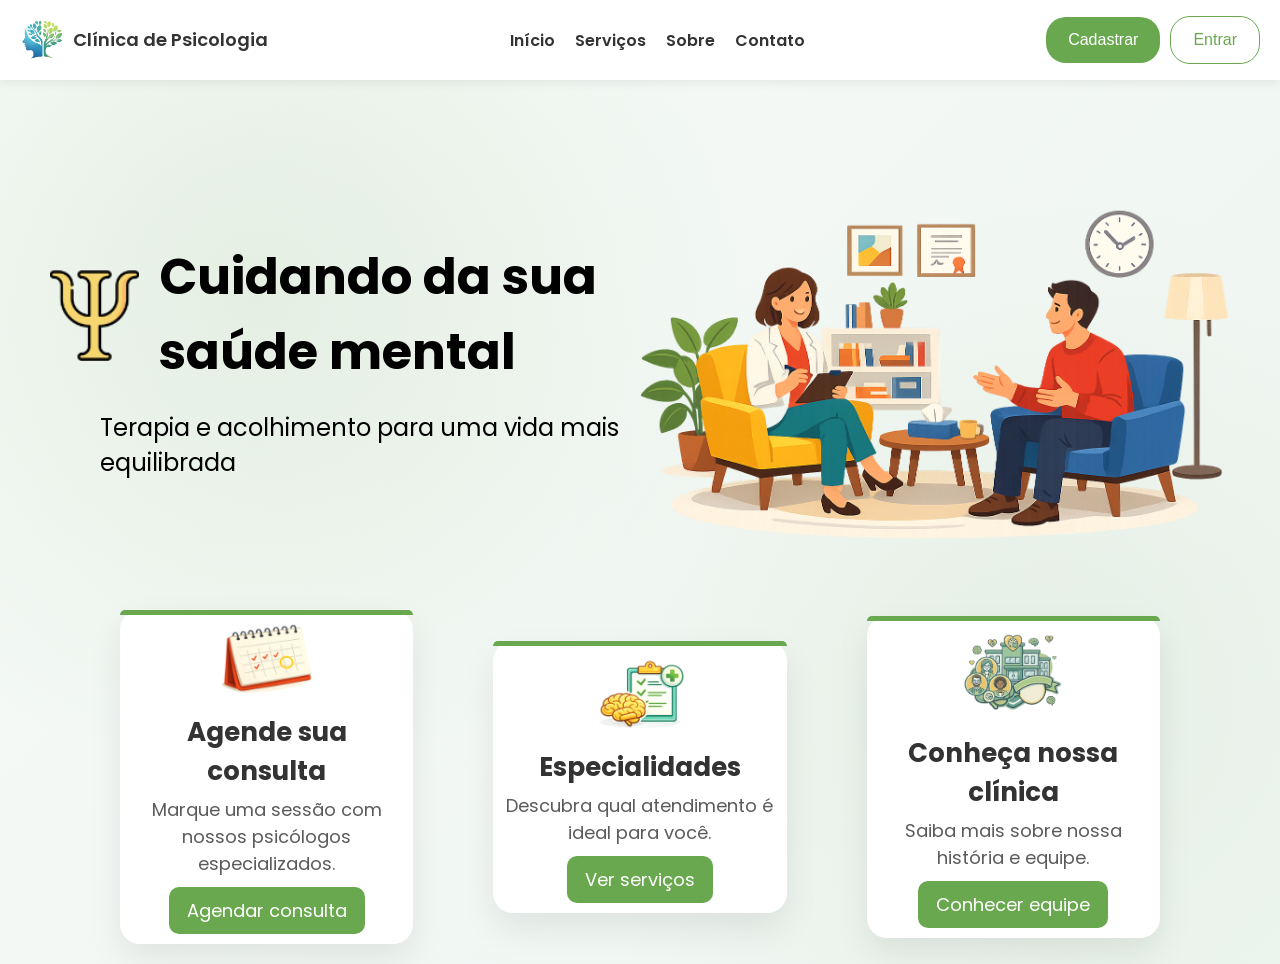
<file: index.html>
<!DOCTYPE html>
<html lang="en">
<head>
    <meta charset="UTF-8">
    <meta name="viewport" content="width=device-width, initial-scale=1.0">
    <title>Início</title>

<head>

    <meta charset="UTF-8" />

    <meta
        name="viewport"
        content="width=device-width, initial-scale=1.0"
    />

    <title>Inicio</title>

    <link
        rel="stylesheet"
        href="assets/css/inicio.css"
    />

    <!-- GOOGLE FONTS -->
    <link
        href="https://fonts.googleapis.com/css2?family=Poppins:wght@300;400;500;600&display=swap"
        rel="stylesheet"
    />

    <!-- ÍCONE -->
    <link
        rel="icon"
        type="image/x-icon"
        href="assets/images/logo_psicologia.png"
    />

</head>

<body>

    <!-- HEADER -->
    <header>

        <nav class="navbar">

            <!-- LOGO -->
            <div class="logo">

                <img
                    src="assets/images/logo_psicologia.png"
                    alt="Logo da empresa"
                />

                <span>
                    Clínica de Psicologia
                </span>

            </div>

            <!-- LINKS -->
            <ul class="nav-links">

                <li>
                    <a href="index.html">
                        Início
                    </a>
                </li>

                <li id="agendamentoLink" style="display:none;">

                <a href="agendamento.html">
                        Agendamento
                    </a>
                </li>

                <li>
                    <a href="servicos.html">
                        Serviços
                    </a>
                </li>

                <li>
                    <a href="sobre.html">
                        Sobre
                    </a>
                </li>

                <li>
                    <a href="contato.html">
                        Contato
                    </a>
                </li>

            </ul>

            <!-- BOTÕES -->
            <div class="btn">

                <!-- VISITANTE -->
                <div id="guestButtons">

                    <!-- CADASTRO -->
                    <a href="cadastro.html">

                        <button class="cadastro-btn">
                            Cadastrar
                        </button>

                    </a>

                    <!-- LOGIN -->
                    <div class="login-area">

                        <button
                            class="entrar-btn"
                            onclick="toggleMenu()"
                        >
                            Entrar
                        </button>

                        <!-- DROPDOWN LOGIN -->
                        <div
                            id="menuLogin"
                            class="dropdown"
                        >

                            <button
                                onclick="irParaLogin('paciente')"
                            >
                                Paciente
                            </button>

                            <button
                                onclick="irParaLogin('colaborador')"
                            >
                                Colaborador
                            </button>

                        </div>

                    </div>

                </div>

                <!-- PERFIL -->
                <div
                    class="profile-menu"
                    id="profileMenu"
                >

                    <!-- BOTÃO PERFIL -->
                    <button
                        class="profile-btn"
                        id="profileBtn"

                    >

                        <img
                            src="assets/images/user.png"
                            alt="Perfil"
                        />

                    </button>

                    <!-- DROPDOWN PERFIL -->
                    <div
                        class="profile-dropdown"
                        id="profileDropdown"
                    >

                        <!-- NOME -->
                        <p id="userName">
                            Usuário
                        </p>

                        <!-- LINKS -->
                        <a href="perfil.html">
                            Meu Perfil
                        </a>

                        <a href="#">
                            Configurações
                        </a>

                        <!-- TEMA -->
                        <button
                            id="themeToggleDropdown"
                        >
                            🌙 Tema escuro
                        </button>

                        <!-- SAIR -->
                        <button id="logoutBtn">
                            Sair
                        </button>

                    </div>

                </div>

            </div>

        </nav>

    </header>

    <!-- HERO -->
    <section class="hero">

        <div class="hero-container">

            <!-- ESQUERDA -->
            <div class="hero-left">

                <div class="hero-title">

                    <img
                        src="assets/images/psicologia.png"
                        class="hero-logo"
                    />

                    <h1>
                        Cuidando da sua saúde mental
                    </h1>

                </div>

                <p>
                    Terapia e acolhimento para uma vida
                    mais equilibrada
                </p>

            </div>

            <!-- DIREITA -->
            <div class="hero-right">

                <img
                    src="assets/images/Sessão de terapia no consultório.png"
                    alt="Sessão de terapia"
                />

            </div>

        </div>

    </section>

    <!-- CARDS -->
    <div class="cards">

        <!-- CARD 1 -->
        <div class="card">

            <img
                src="assets/images/Calendário.png"
                alt="Agendar"
            />

            <h3>
                Agende sua consulta
            </h3>

            <p>
                Marque uma sessão com nossos
                psicólogos especializados.
            </p>

            <a  href="#" onclick="irParaAgendamento(event)">
                Agendar consulta
            </a>
        </div>

        <!-- CARD 2 -->
        <div class="card especialidades">

            <img
                src="assets/images/especialidade.png"
                alt="Especialidades"
            />

            <h3>
                Especialidades
            </h3>

            <p>
                Descubra qual atendimento
                é ideal para você.
            </p>

            <a href="servicos.html">
                Ver serviços
            </a>

        </div>

        <!-- CARD 3 -->
        <div class="card sobre">

            <img
                src="assets/images/sobre-icone.png"
                alt="Sobre"
            />

            <h3>
                Conheça nossa clínica
            </h3>

            <p>
                Saiba mais sobre nossa
                história e equipe.
            </p>

            <a href="sobre.html">
                Conhecer equipe
            </a>

        </div>

    </div>

    <!-- SCRIPT -->
    <script src="assets/js/script.js"></script>

</body>

</html>
</file>
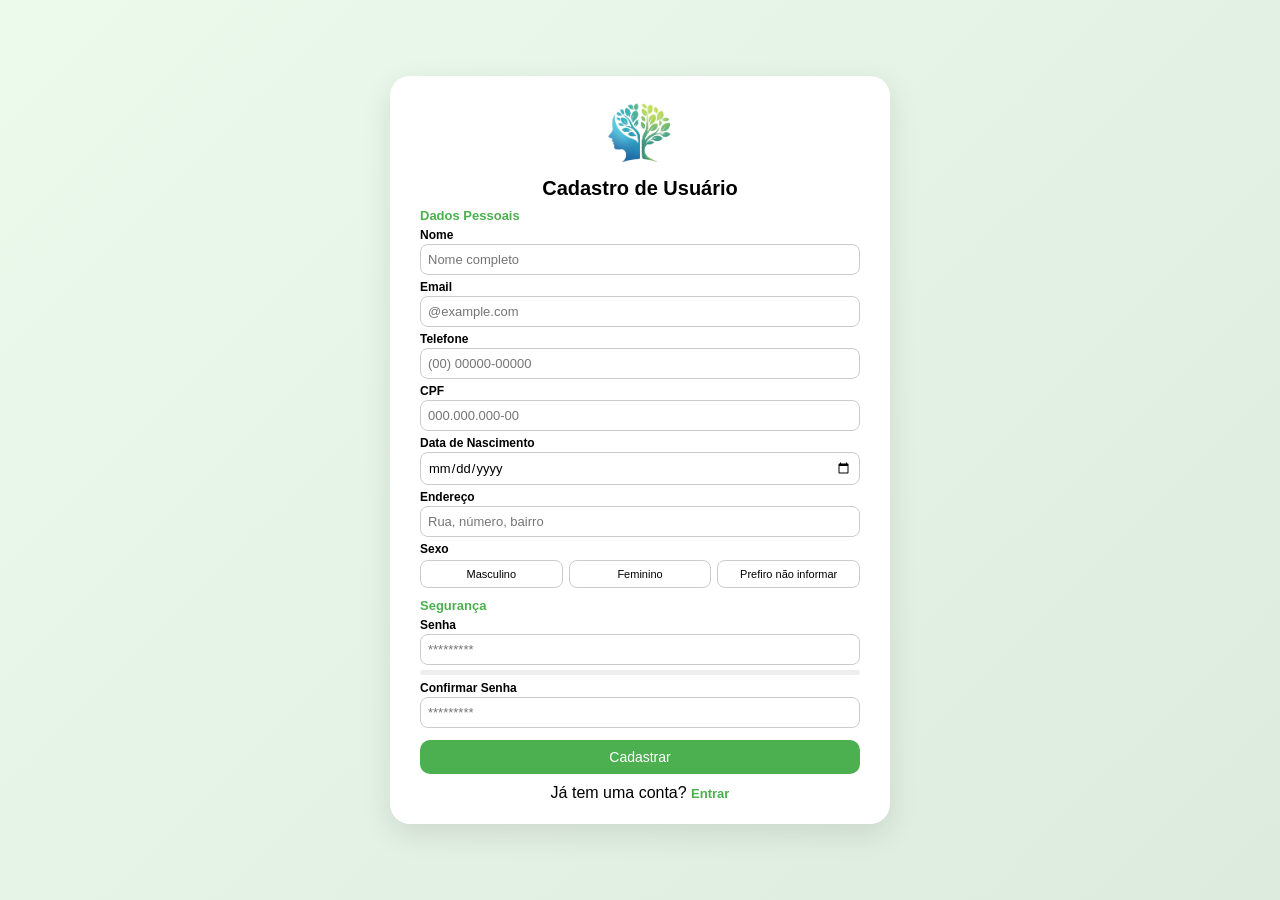
<file: cadastro.html>
<!DOCTYPE html>
<html lang="pt-br">
<head>
    <meta charset="UTF-8">
    <meta name="viewport" content="width=device-width, initial-scale=1.0">
    <title>Cadastro</title>
    <link rel="stylesheet" href="assets/css/cadastro.css">
    <link rel="stylesheet" href="https://cdnjs.cloudflare.com/ajax/libs/font-awesome/6.5.0/css/all.min.css">


</head>
<body>

<div class="container">

    <img src="assets/images/logo_psicologia.png" alt="Logo" class="logo">

    <h1>Cadastro de Usuário</h1>

    <form id="formCadastro" method="post">

        <div class="grupo">
            <h2>Dados Pessoais</h2>

            <label>Nome</label>
            <input type="text" name="nome" placeholder="Nome completo" required>

            <label>Email</label>
            <input type="email" name="email" placeholder="@example.com" required>

            <label>Telefone</label>
            <input type="tel" name="telefone" placeholder="(00) 00000-00000" required>

            <label>CPF</label>
            <input type="text" name="cpf"  placeholder="000.000.000-00" required>

            <label>Data de Nascimento</label>
            <input type="date" name="data_nascimento" required>

            <label>Endereço</label>
            <input type="text" name="endereco" placeholder="Rua, número, bairro"  required>
            

            <label>Sexo</label>
        <div class="sexo-opcoes">
        <div class="sexo-btn" data-value="masculino">Masculino</div>
        <div class="sexo-btn" data-value="feminino">Feminino</div>
        <div class="sexo-btn" data-value="nao_informar">Prefiro não informar</div>
        </div>
            <input type="hidden" name="sexo" id="sexoInput" required>
             <h2>Segurança</h2>

            <label>Senha</label>
            <input class="senha" type="password" name="senha" id="senha" placeholder="*********" required>

        <div class="barra">
        <div id="progresso" class="progresso"></div>
        </div>

             <p class="forca" id="forca"></p>

            <label>Confirmar Senha</label>
            <input type="password" name="confirmar_senha" id="confirmarSenha" placeholder="*********" required>

            <p id="mensagemConfirmacao"></p>
        </div>
        

        <button type="submit" id="btnCadastrar">Cadastrar</button>

    </form>

        <p class="login-link">
        Já tem uma conta?
        <a href="login.html">Entrar</a>
        </p>

    </div>
    <script src="assets/js/script.js"></script>
</body>
</html>
</file>
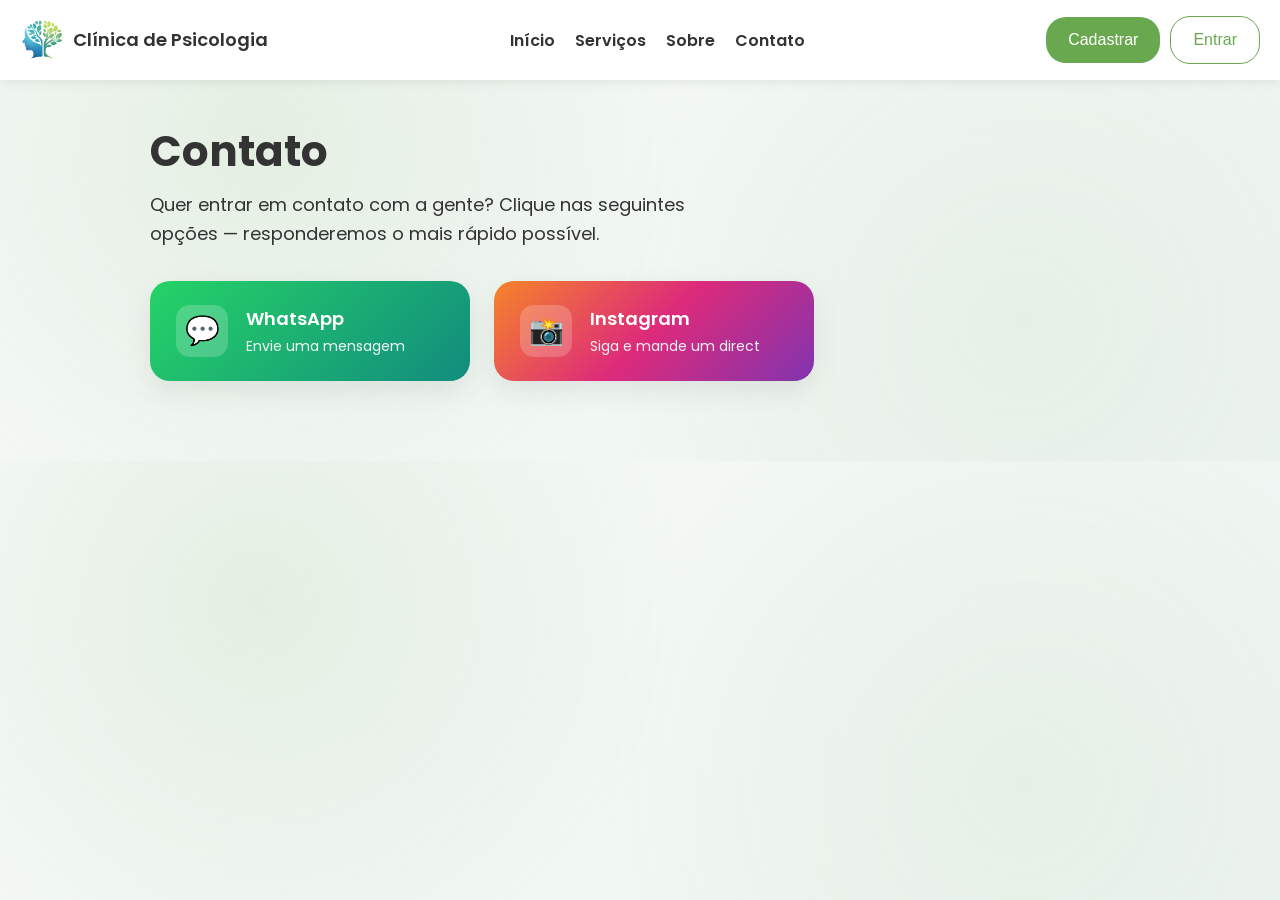
<file: contato.html>
<!doctype html>
<html lang="pt-br">
    <head>
        <meta charset="UTF-8" />
        <meta name="viewport" content="width=device-width, initial-scale=1.0" />
        <title>Contato — Clínica de Psicologia</title>
        <link rel="stylesheet" href="assets/css/servicos.css" />
        <link rel="stylesheet" href="assets/css/sobre-contato.css" />
        <link
            href="https://fonts.googleapis.com/css2?family=Poppins:wght@300;400;500;600&display=swap"
            rel="stylesheet"
        />
        <link rel="icon" type="image/x-icon" href="assets/images/logo_psicologia.png" />
    </head>
    <body>
         <!-- HEADER -->
    <header>

        <nav class="navbar">

            <!-- LOGO -->
            <div class="logo">

                <img
                    src="assets/images/logo_psicologia.png"
                    alt="Logo da empresa"
                />

                <span>
                    Clínica de Psicologia
                </span>

            </div>

            <!-- LINKS -->
            <ul class="nav-links">

                <li>
                    <a href="index.html">
                        Início
                    </a>
                </li>

                <li id="agendamentoLink" style="display:none;">

                <a href="agendamento.html">
                        Agendamento
                    </a>
                </li>

                <li>
                    <a href="servicos.html">
                        Serviços
                    </a>
                </li>

                <li>
                    <a href="sobre.html">
                        Sobre
                    </a>
                </li>

                <li>
                    <a href="contato.html">
                        Contato
                    </a>
                </li>

            </ul>

            <!-- BOTÕES -->
            <div class="btn">

                <!-- VISITANTE -->
                <div id="guestButtons">

                    <!-- CADASTRO -->
                    <a href="cadastro.html">

                        <button class="cadastro-btn">
                            Cadastrar
                        </button>

                    </a>

                    <!-- LOGIN -->
                    <div class="login-area">

                        <button
                            class="entrar-btn"
                            onclick="toggleMenu()"
                        >
                            Entrar
                        </button>

                        <!-- DROPDOWN LOGIN -->
                        <div
                            id="menuLogin"
                            class="dropdown"
                        >

                            <button
                                onclick="irParaLogin('paciente')"
                            >
                                Paciente
                            </button>

                            <button
                                onclick="irParaLogin('colaborador')"
                            >
                                Colaborador
                            </button>

                        </div>

                    </div>

                </div>

                <!-- PERFIL -->
                <div
                    class="profile-menu"
                    id="profileMenu"
                >

                    <!-- BOTÃO PERFIL -->
                    <button
                        class="profile-btn"
                        id="profileBtn"

                    >

                        <img
                            src="assets/images/user.png"
                            alt="Perfil"
                        />

                    </button>

                    <!-- DROPDOWN PERFIL -->
                    <div
                        class="profile-dropdown"
                        id="profileDropdown"
                    >

                        <!-- NOME -->
                        <p id="userName">
                            Usuário
                        </p>

                        <!-- LINKS -->
                        <a href="perfil.html">
                            Meu Perfil
                        </a>

                        <a href="#">
                            Configurações
                        </a>

                        <!-- TEMA -->
                        <button
                            id="themeToggleDropdown"
                        >
                            🌙 Tema escuro
                        </button>

                        <!-- SAIR -->
                        <button id="logoutBtn">
                            Sair
                        </button>

                    </div>

                </div>

            </div>

        </nav>

    </header>

        <main class="pagina-interna">
            <h1>Contato</h1>
            <p class="contato-intro">
                Quer entrar em contato com a gente? Clique nas seguintes opções — responderemos o mais rápido possível.
            </p>

            <div class="contato-links">
                <!-- Substitua o número: código do país + DDD + número, só dígitos (ex.: 5511999998888) -->
                <a
                    class="contato-card whatsapp"
                    href="https://wa.me/5511999998888"
                    target="_blank"
                    rel="noopener noreferrer"
                >
                    <span class="icone" aria-hidden="true">💬</span>
                    <span>
                        WhatsApp
                        <small>Envie uma mensagem</small>
                    </span>
                </a>
                <!-- Troque o final da URL pelo seu usuário do Instagram -->
                <a
                    class="contato-card instagram"
                    href="https://www.instagram.com/clinicadepsicologia"
                    target="_blank"
                    rel="noopener noreferrer"
                >
                    <span class="icone" aria-hidden="true">📸</span>
                    <span>
                        Instagram
                        <small>Siga e mande um direct</small>
                    </span>
                </a>
            </div>
        </main>

        <script src="assets/js/script.js"></script>
    </body>
</html>
</file>
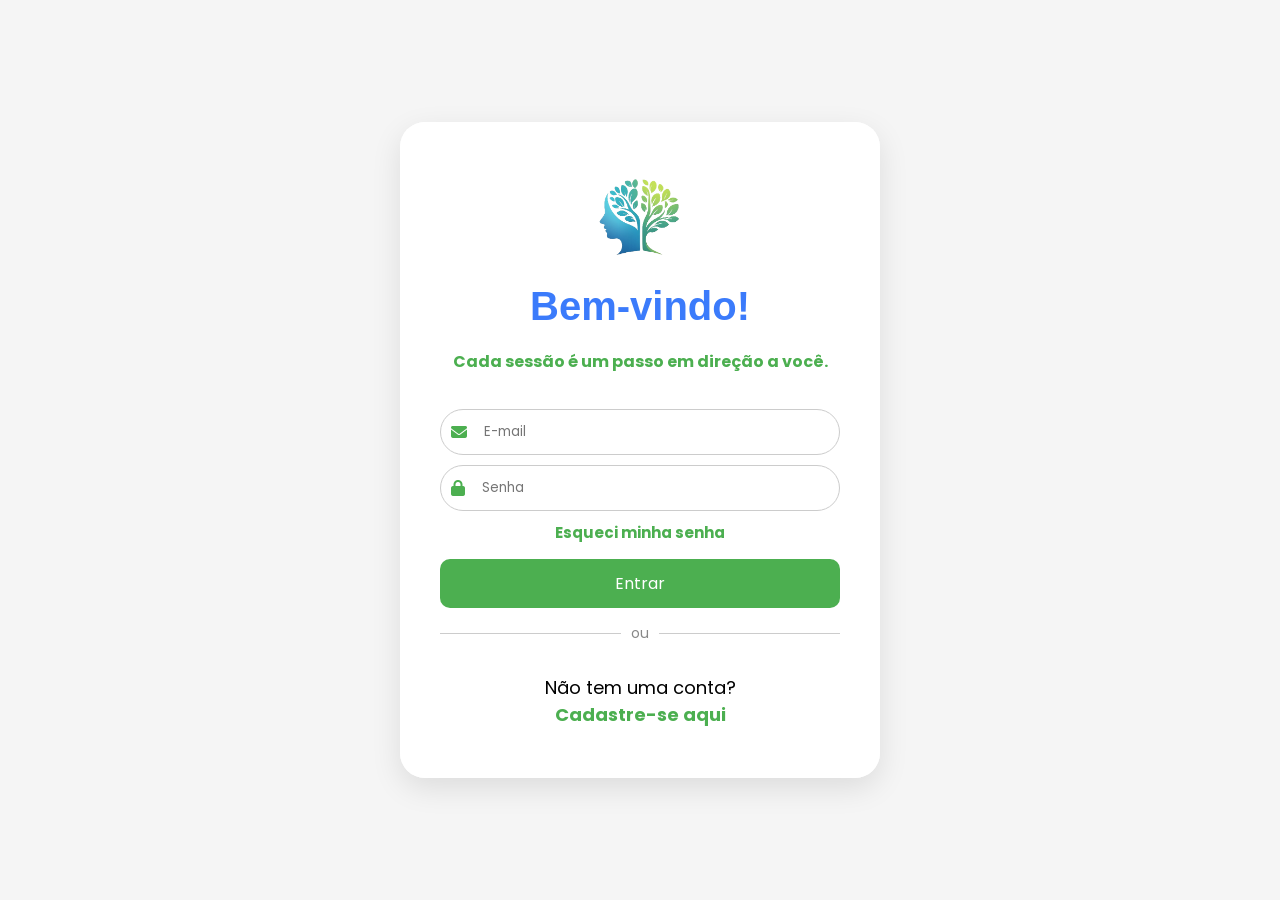
<file: login.html>
<!DOCTYPE html>
<html lang="pt-br">
<head>
    <meta charset="UTF-8">
    <meta name="viewport" content="width=device-width, initial-scale=1.0">
    <link rel="stylesheet" href="assets/css/login.css">
    <link rel="stylesheet" href="https://cdnjs.cloudflare.com/ajax/libs/font-awesome/6.5.0/css/all.min.css">
    <link href="https://fonts.googleapis.com/css2?family=Poppins:wght@400;600&display=swap" rel="stylesheet">
    <title>Login de Usuário</title>
</head>
<body>
    <section class="container">


        <div class="login-container">
            <img src="assets/images/logo_psicologia.png" alt="Logo" class="logo">
            <h1>Bem-vindo!</h1>
        <h2>Cada sessão é um passo em direção a você.</h2>


    <form id="formLogin"  method="post">
        
        <div class="input-icon">
        <i class="fa fa-envelope"></i>
        <input type="email" id="email" name="email" placeholder="E-mail" required>
        </div>

        <div class="input-icon">
        <i class="fa fa-lock"></i>
        <input type="password" id="senha" name="senha" placeholder="Senha" required>
         </div>

        <a href="#" class="esqueci-senha">Esqueci minha senha</a>
        <button type="submit" id="btnEntrar">Entrar</button>

    </form>
    
    <div class="divisor">
          <span></span>
          <p>ou</p>
          <span></span>
   </div>

    <p>Não tem uma conta? <a href="cadastro.html"><br>Cadastre-se aqui</a></p>

    </div>
    </section>
    <script src="assets/js/script.js"></script>
</body>
</html>
</file>
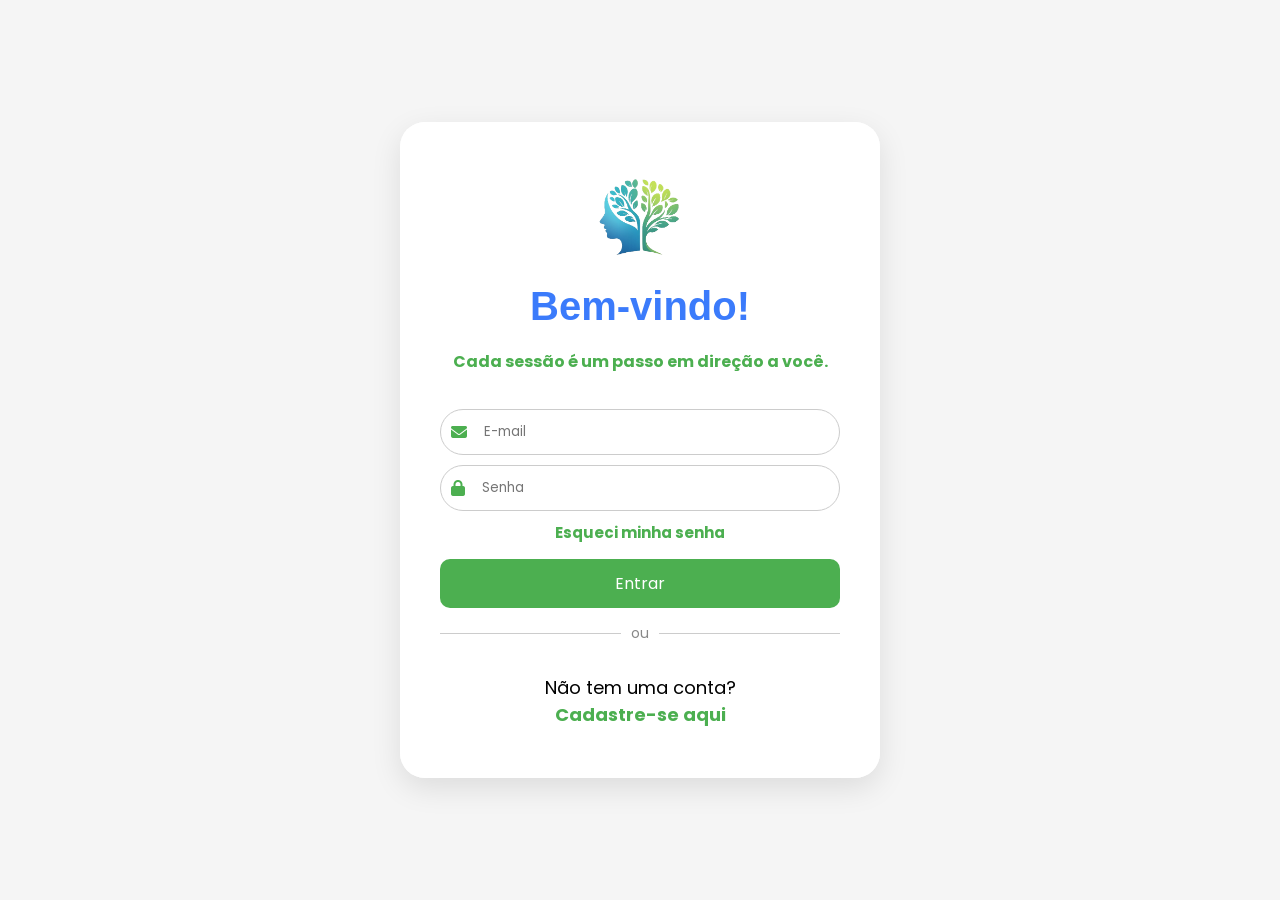
<file: perfil.html>
<!doctype html>
<html lang="pt-br">
<head>

    <meta charset="UTF-8">

    <meta
        name="viewport"
        content="width=device-width, initial-scale=1.0"
    >

    <title>Editar Perfil</title>

    <!-- CSS -->
    <link
        rel="stylesheet"
        href="assets/css/perfil.css"
    >

    <!-- FONTE -->
    <link
        href="https://fonts.googleapis.com/css2?family=Poppins:wght@300;400;500;600&display=swap"
        rel="stylesheet"
    >

</head>

<body>

     <!-- HEADER -->
    <!-- HEADER -->
    <header>

        <nav class="navbar">

            <!-- LOGO -->
            <div class="logo">

                <img
                    src="assets/images/logo_psicologia.png"
                    alt="Logo da empresa"
                />

                <span>
                    Clínica de Psicologia
                </span>

            </div>

            <!-- LINKS -->
            <ul class="nav-links">

                <li>
                    <a href="index.html">
                        Início
                    </a>
                </li>

                <li id="agendamentoLink" style="display:none;">

                <a href="agendamento.html">
                        Agendamento
                    </a>
                </li>

                <li>
                    <a href="servicos.html">
                        Serviços
                    </a>
                </li>

                <li>
                    <a href="sobre.html">
                        Sobre
                    </a>
                </li>

                <li>
                    <a href="contato.html">
                        Contato
                    </a>
                </li>

            </ul>

            <!-- BOTÕES -->
            <div class="btn">

                <!-- VISITANTE -->
                <div id="guestButtons">

                    <!-- CADASTRO -->
                    <a href="cadastro.html">

                        <button class="cadastro-btn">
                            Cadastrar
                        </button>

                    </a>

                    <!-- LOGIN -->
                    <div class="login-area">

                        <button
                            class="entrar-btn"
                            onclick="toggleMenu()"
                        >
                            Entrar
                        </button>

                        <!-- DROPDOWN LOGIN -->
                        <div
                            id="menuLogin"
                            class="dropdown"
                        >

                            <button
                                onclick="irParaLogin('paciente')"
                            >
                                Paciente
                            </button>

                            <button
                                onclick="irParaLogin('colaborador')"
                            >
                                Colaborador
                            </button>

                        </div>

                    </div>

                </div>

                <!-- PERFIL -->
                <div
                    class="profile-menu"
                    id="profileMenu"
                >

                    <!-- BOTÃO PERFIL -->
                    <button
                        class="profile-btn"
                        id="profileBtn"

                    >

                        <img
                            src="assets/images/user.png"
                            alt="Perfil"
                        />

                    </button>

                    <!-- DROPDOWN PERFIL -->
                    <div
                        class="profile-dropdown"
                        id="profileDropdown"
                    >

                        <!-- NOME -->
                        <p id="userName">
                            Usuário
                        </p>

                        <!-- LINKS -->
                        <a href="perfil.html">
                            Meu Perfil
                        </a>

                        <a href="#">
                            Configurações
                        </a>

                        <!-- TEMA -->
                        <button
                            id="themeToggleDropdown"
                        >
                            🌙 Tema escuro
                        </button>

                        <!-- SAIR -->
                        <button id="logoutBtn">
                            Sair
                        </button>

                    </div>

                </div>

            </div>

        </nav>

    </header>

    <!-- CONTAINER -->
    <main class="perfil-container">

        <!-- CARD -->
        <div class="perfil-card">

            <!-- TÍTULO -->
            <h1>
                Editar Perfil
            </h1>

            <p>
                Atualize suas informações
            </p>

            <!-- FORM -->
            <form id="formPerfil">

                <!-- NOME -->
                <div class="input-group">

                    <label for="nome">
                        Nome
                    </label>

                    <input
                        type="text"
                        id="nome"
                        placeholder="Seu nome"
                    >

                </div>

                <!-- EMAIL -->
                <div class="input-group">

                    <label for="email">
                        Email
                    </label>

                    <input
                        type="email"
                        id="email"
                        placeholder="Seu email"
                    >

                </div>

                <!-- TELEFONE -->
                <div class="input-group">

                    <label for="telefone">
                        Telefone
                    </label>

                    <input
                        type="text"
                        id="telefone"
                        placeholder="Seu telefone"
                    >

                </div>

                <!-- ENDEREÇO -->
                <div class="input-group">

                    <label for="endereco">
                        Endereço
                    </label>

                    <input
                        type="text"
                        id="endereco"
                        placeholder="Seu endereço"
                    >

                </div>

                <!-- SENHA -->
                <div class="input-group">

                    <label for="senha">
                        Nova senha
                    </label>

                    <input
                        type="password"
                        id="senha"
                        placeholder="Nova senha"
                    >

                </div>

                <!-- BOTÃO -->
                <button
                    type="submit"
                    class="salvar-btn"
                >
                    Salvar alterações
                </button>

            </form>

        </div>

    </main>

    <!-- SCRIPT -->
    <script src="assets/js/script.js"></script>

</body>

</html>
</file>
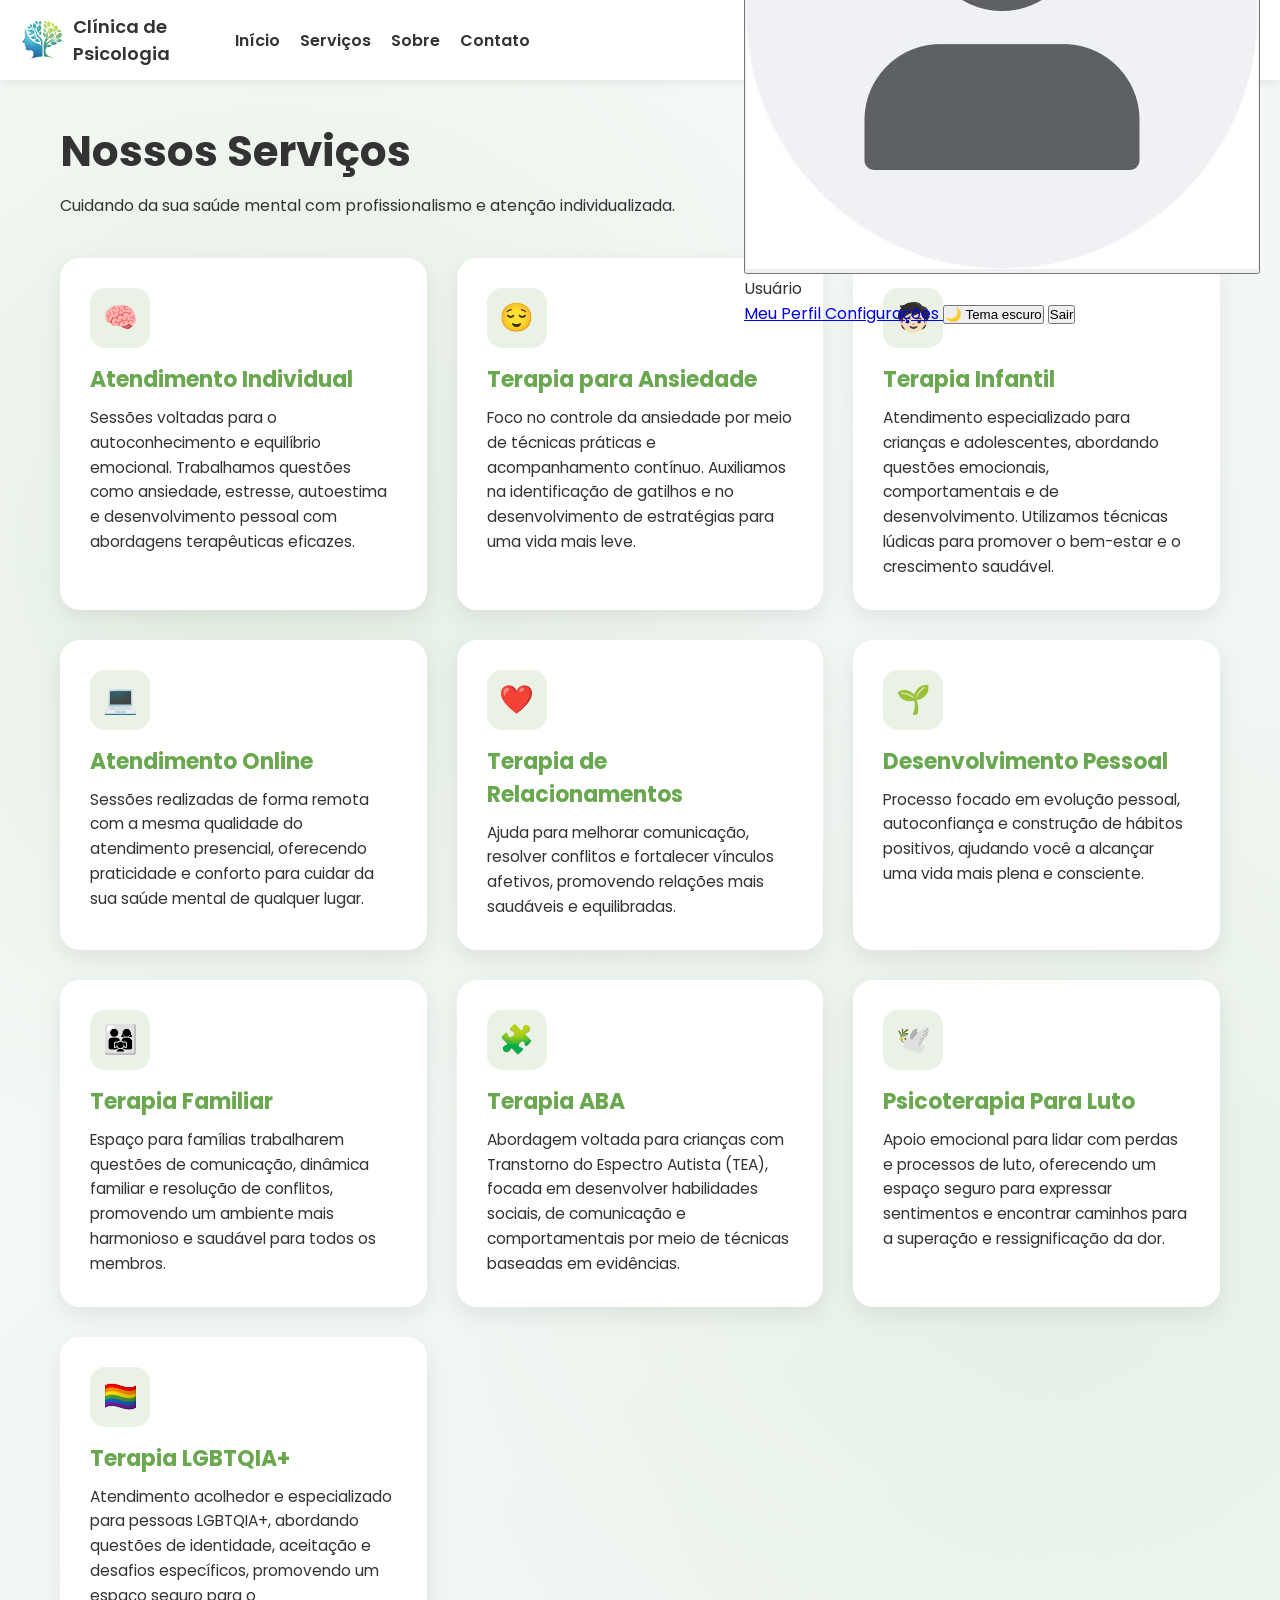
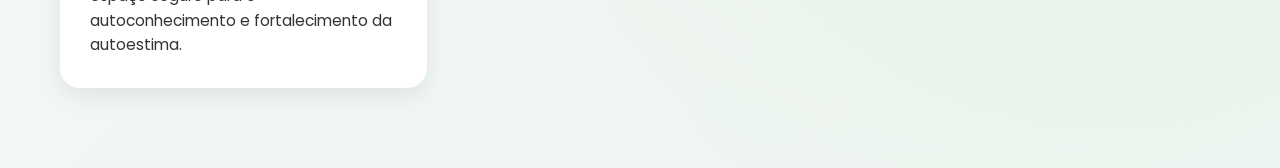
<file: servicos.html>
<!doctype html>
<html lang="pt-br">
    <head>
    <meta charset="UTF-8" />
    <meta name="viewport" content="width=device-width, initial-scale=1.0" />
    <title>Serviços</title>
    <link rel="stylesheet" href="assets/css/servicos.css" />
    <!-- Google Fonts -->
    <link
        href="https://fonts.googleapis.com/css2?family=Poppins:wght@300;400;500;600&display=swap"
        rel="stylesheet"
    />
    <link rel="icon" type="image/x-icon" href="assets/images/logo_psicologia.png" />
    </head>
    <body>
      <!-- HEADER -->
    <header>

        <nav class="navbar">

            <!-- LOGO -->
            <div class="logo">

                <img
                    src="assets/images/logo_psicologia.png"
                    alt="Logo da empresa"
                />

                <span>
                    Clínica de Psicologia
                </span>

            </div>

            <!-- LINKS -->
            <ul class="nav-links">

                <li>
                    <a href="index.html">
                        Início
                    </a>
                </li>

                <li id="agendamentoLink" style="display:none;">

                <a href="agendamento.html">
                        Agendamento
                    </a>
                </li>

                <li>
                    <a href="servicos.html">
                        Serviços
                    </a>
                </li>

                <li>
                    <a href="sobre.html">
                        Sobre
                    </a>
                </li>

                <li>
                    <a href="contato.html">
                        Contato
                    </a>
                </li>

            </ul>

            <!-- BOTÕES -->
            <div class="btn">

                <!-- VISITANTE -->
                <div id="guestButtons">

                    <!-- CADASTRO -->
                    <a href="cadastro.html">

                        <button class="cadastro-btn">
                            Cadastrar
                        </button>

                    </a>

                    <!-- LOGIN -->
                    <div class="login-area">

                        <button
                            class="entrar-btn"
                            onclick="toggleMenu()"
                        >
                            Entrar
                        </button>

                        <!-- DROPDOWN LOGIN -->
                        <div
                            id="menuLogin"
                            class="dropdown"
                        >

                            <button
                                onclick="irParaLogin('paciente')"
                            >
                                Paciente
                            </button>

                            <button
                                onclick="irParaLogin('colaborador')"
                            >
                                Colaborador
                            </button>

                        </div>

                    </div>

                </div>

                <!-- PERFIL -->
                <div
                    class="profile-menu"
                    id="profileMenu"
                >

                    <!-- BOTÃO PERFIL -->
                    <button
                        class="profile-btn"
                        id="profileBtn"

                    >

                        <img
                            src="assets/images/user.png"
                            alt="Perfil"
                        />

                    </button>

                    <!-- DROPDOWN PERFIL -->
                    <div
                        class="profile-dropdown"
                        id="profileDropdown"
                    >

                        <!-- NOME -->
                        <p id="userName">
                            Usuário
                        </p>

                        <!-- LINKS -->
                        <a href="perfil.html">
                            Meu Perfil
                        </a>

                        <a href="#">
                            Configurações
                        </a>

                        <!-- TEMA -->
                        <button
                            id="themeToggleDropdown"
                        >
                            🌙 Tema escuro
                        </button>

                        <!-- SAIR -->
                        <button id="logoutBtn">
                            Sair
                        </button>

                    </div>

                </div>

            </div>

        </nav>

    </header>
    <section class="servicos">

    <h2>Nossos Serviços</h2>
    <p class="sub">Cuidando da sua saúde mental com profissionalismo e atenção individualizada.</p>

    <div class="cards">

        <div class="card">
            <div class="icon">🧠</div>
            <h3>Atendimento Individual</h3>
            <p>
                Sessões voltadas para o autoconhecimento e equilíbrio emocional. Trabalhamos questões como ansiedade,
                estresse, autoestima e desenvolvimento pessoal com abordagens terapêuticas eficazes.
            </p>
        </div>

        <div class="card">
            <div class="icon">😌</div>
            <h3>Terapia para Ansiedade</h3>
            <p>
                Foco no controle da ansiedade por meio de técnicas práticas e acompanhamento contínuo.
                Auxiliamos na identificação de gatilhos e no desenvolvimento de estratégias para uma vida mais leve.
            </p>
        </div>

        <div class="card">
            <div class="icon">🧒🏻</div>
            <h3>Terapia Infantil</h3>
            <p>
                Atendimento especializado para crianças e adolescentes, abordando questões emocionais, comportamentais
                e de desenvolvimento. Utilizamos técnicas lúdicas para promover o bem-estar e o crescimento saudável.
            </p>
        </div>

        <div class="card">
            <div class="icon">💻</div>
            <h3>Atendimento Online</h3>
            <p>
                Sessões realizadas de forma remota com a mesma qualidade do atendimento presencial,
                oferecendo praticidade e conforto para cuidar da sua saúde mental de qualquer lugar.
            </p>
        </div>

        <div class="card">
            <div class="icon">❤️</div>
            <h3>Terapia de Relacionamentos</h3>
            <p>
                Ajuda para melhorar comunicação, resolver conflitos e fortalecer vínculos afetivos,
                promovendo relações mais saudáveis e equilibradas.
            </p>
        </div>

        <div class="card">
            <div class="icon">🌱</div>
            <h3>Desenvolvimento Pessoal</h3>
            <p>
                Processo focado em evolução pessoal, autoconfiança e construção de hábitos positivos,
                ajudando você a alcançar uma vida mais plena e consciente.
            </p>
        </div>

                 <div class="card">
            <div class="icon">👨‍👩‍👧</div>
            <h3>Terapia Familiar</h3>
            <p>
                Espaço para famílias trabalharem questões de comunicação, dinâmica familiar e resolução de conflitos,
                promovendo um ambiente mais harmonioso e saudável para todos os membros.
            </p>
        </div>

        <div class="card">
            <div class="icon">🧩</div>
            <h3>Terapia ABA</h3>
            <p>
                Abordagem voltada para crianças com Transtorno do Espectro Autista (TEA), focada em desenvolver habilidades
                sociais, de comunicação e comportamentais por meio de técnicas baseadas em evidências.
            </p>
        </div>

        <div class="card">
            <div class="icon">🕊️</div>
            <h3>Psicoterapia Para Luto</h3>
            <p>
                Apoio emocional para lidar com perdas e processos de luto, oferecendo um espaço seguro para expressar sentimentos
                e encontrar caminhos para a superação e ressignificação da dor.
            </p>
        </div>
        

            <div class="card">
            <div class="icon">🏳️‍🌈</div>
            <h3>Terapia LGBTQIA+</h3>
            <p>
                Atendimento acolhedor e especializado para pessoas LGBTQIA+, abordando questões de identidade, aceitação
                e desafios específicos, promovendo um espaço seguro para o autoconhecimento e fortalecimento da autoestima.
                
            </p>
        </div>


    </div>

</section>

<script src="assets/js/script.js"></script>

</body>
</html>
</file>
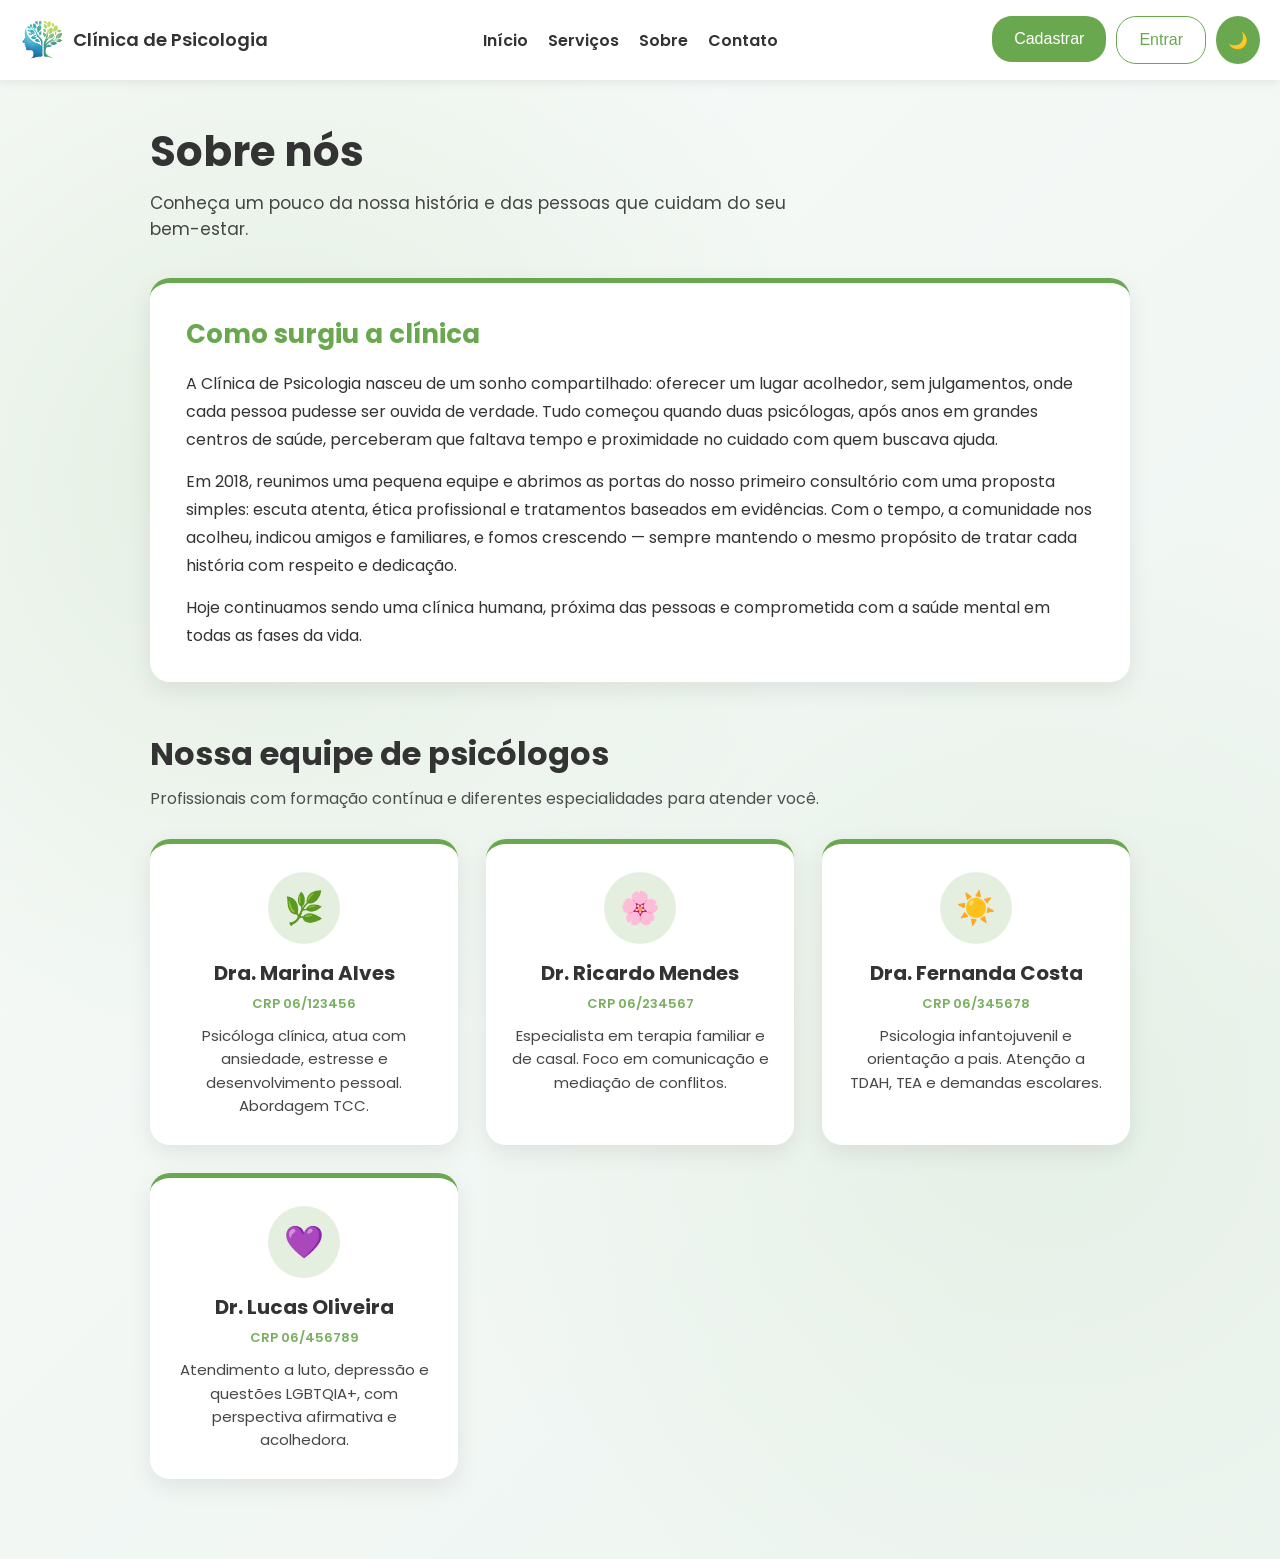
<file: sobre.html>
<!doctype html>
<html lang="pt-br">
    <head>
        <meta charset="UTF-8" />
        <meta name="viewport" content="width=device-width, initial-scale=1.0" />
        <title>Sobre — Clínica de Psicologia</title>
        <link rel="stylesheet" href="assets/css/servicos.css" />
        <link rel="stylesheet" href="assets/css/sobre-contato.css" />
        <link
            href="https://fonts.googleapis.com/css2?family=Poppins:wght@300;400;500;600&display=swap"
            rel="stylesheet"
        />
        <link rel="icon" type="image/x-icon" href="assets/images/logo_psicologia.png" />
    </head>
    <body>
        <header>
            <nav class="navbar">
                <div class="logo">
                    <a href="index.html" style="display: flex; align-items: center; text-decoration: none; color: inherit">
                        <img src="assets/images/logo_psicologia.png" alt="Logo da empresa" />
                        <span>Clínica de Psicologia</span>
                    </a>
                </div>
                <ul class="nav-links">
                    <li><a href="index.html">Início</a></li>
                    <li><a href="servicos.html">Serviços</a></li>
                    <li><a href="sobre.html">Sobre</a></li>
                    <li><a href="contato.html">Contato</a></li>
                </ul>
                <div class="btn">
                    <a href="cadastro.html">
                        <button class="cadastro-btn" type="button">Cadastrar</button>
                    </a>
                    <div class="login-area">
                        <button class="entrar-btn" type="button" onclick="toggleMenu()">Entrar</button>
                        <div id="menuLogin" class="dropdown">
                            <button type="button" onclick="irParaLogin('paciente')">Paciente</button>
                            <button type="button" onclick="irParaLogin('colaborador')">Colaborador</button>
                        </div>
                    </div>
                    <button id="theme-toggle" type="button">🌙</button>
                </div>
            </nav>
        </header>

        <main class="pagina-interna">
            <h1>Sobre nós</h1>
            <p class="sub">Conheça um pouco da nossa história e das pessoas que cuidam do seu bem-estar.</p>

            <section class="historia" aria-labelledby="titulo-historia">
                <h2 id="titulo-historia">Como surgiu a clínica</h2>
                <p>
                    A Clínica de Psicologia nasceu de um sonho compartilhado: oferecer um lugar acolhedor, sem
                    julgamentos, onde cada pessoa pudesse ser ouvida de verdade. Tudo começou quando duas psicólogas,
                    após anos em grandes centros de saúde, perceberam que faltava tempo e proximidade no cuidado com
                    quem buscava ajuda.
                </p>
                <p>
                    Em 2018, reunimos uma pequena equipe e abrimos as portas do nosso primeiro consultório com uma
                    proposta simples: escuta atenta, ética profissional e tratamentos baseados em evidências. Com o
                    tempo, a comunidade nos acolheu, indicou amigos e familiares, e fomos crescendo — sempre mantendo
                    o mesmo propósito de tratar cada história com respeito e dedicação.
                </p>
                <p>
                    Hoje continuamos sendo uma clínica humana, próxima das pessoas e comprometida com a saúde mental em
                    todas as fases da vida.
                </p>
            </section>

            <h2 class="equipe-titulo" id="titulo-equipe">Nossa equipe de psicólogos</h2>
            <p class="equipe-sub">Profissionais com formação contínua e diferentes especialidades para atender você.</p>

            <div class="equipe-grid">
                <article class="membro-equipe">
                    <div class="avatar" aria-hidden="true">🌿</div>
                    <h3>Dra. Marina Alves</h3>
                    <p class="crp">CRP 06/123456</p>
                    <p>Psicóloga clínica, atua com ansiedade, estresse e desenvolvimento pessoal. Abordagem TCC.</p>
                </article>
                <article class="membro-equipe">
                    <div class="avatar" aria-hidden="true">🌸</div>
                    <h3>Dr. Ricardo Mendes</h3>
                    <p class="crp">CRP 06/234567</p>
                    <p>Especialista em terapia familiar e de casal. Foco em comunicação e mediação de conflitos.</p>
                </article>
                <article class="membro-equipe">
                    <div class="avatar" aria-hidden="true">☀️</div>
                    <h3>Dra. Fernanda Costa</h3>
                    <p class="crp">CRP 06/345678</p>
                    <p>Psicologia infantojuvenil e orientação a pais. Atenção a TDAH, TEA e demandas escolares.</p>
                </article>
                <article class="membro-equipe">
                    <div class="avatar" aria-hidden="true">💜</div>
                    <h3>Dr. Lucas Oliveira</h3>
                    <p class="crp">CRP 06/456789</p>
                    <p>Atendimento a luto, depressão e questões LGBTQIA+, com perspectiva afirmativa e acolhedora.</p>
                </article>
            </div>
        </main>

        <script src="assets/js/script.js"></script>
    </body>
</html>
</file>
<file: assets/css/inicio.css>
/* RESET */
* {
    margin: 0;
    padding: 0;
    box-sizing: border-box;
}

/* VARIÁVEIS (Modo Branco) */
:root {
    --bg: #ffffff;
    --text: #333;
    --primary: #6aa84f;
    --navbar: #ffffff;
    --shadow: rgba(0,0,0,0.08);
}

body {
    overflow-x: hidden;
    font-family: 'Poppins', sans-serif;
    background-color: var(--bg);
    background-image:
        radial-gradient(circle at 20% 30%, rgba(106,168,79,0.12), transparent 40%),
        radial-gradient(circle at 80% 70%, rgba(106,168,79,0.08), transparent 40%),
        linear-gradient(135deg, #f7faf8, #eef5f1);
}

/* NAVBAR */

.navbar {
    display: flex;
    align-items: center;
    justify-content: space-between;

    height: 80px;
    padding: 0 20px;

    background: var(--navbar);
    box-shadow: 0 2px 10px var(--shadow);

    position: fixed;
    top: 0;
    left: 0;

    width: 100%;
    box-sizing: border-box; 
    z-index: 10000; /* BUG CORRIGIDO NAO MEXA POR FAVOR,REBECA E ERICK ,CHOREI MUITO  PARA CORRIGIR: ASSINADO JARDEL E PEDRO */ 
}

.navbar-container {
    width: 100%;
    max-width: 1150px;
    margin: 0 auto;

    display: flex;
    align-items: center;
    justify-content: space-between;
}

/* LOGO */
.logo {
    display: flex;
    align-items: center;
}
.logo img {
    width: 45px;
}

.logo span {
    font-size: 18px;
    font-weight: 600;
    color: var(--text);
    margin-left: 8px;
}

/* LINKS */
.nav-links {
    list-style: none;
    display: flex;
    gap: 20px;
}

.nav-links a {
    text-decoration: none;
    color: var(--text);
    font-size: 16px;
    font-weight: 600;
    transition: 0.3s;
}

.nav-links a:hover {
    color: var(--primary);
}

/* AGRUPAR BOTÕES */
.btn {
    display: flex;
    gap: 10px;
}

/* BOTÕES */
.cadastro-btn,
.entrar-btn {
    padding: 14px 22px;
    border-radius: 20px;
    font-size: 16px;
    cursor: pointer;
    transition: 0.3s;
}

/* botão principal */
.cadastro-btn {
    background: var(--primary);
    color: white;
    border: none;
}

.cadastro-btn:hover {
    background: #5a9442;
}

/* botão secundário */
.entrar-btn {
    background: transparent;
    border: 1px solid var(--primary);
    color: var(--primary);
}

.entrar-btn:hover {
    background: var(--primary);
    color: white;
}

/* BOTAO (MUDAR TEMA) */
#theme-toggle {
    padding: 8px 12px;
    border-radius: 50%;
    border: none;
    cursor: pointer;
    font-size: 16px;
    background: var(--primary);
    color: white;
    transition: 0.3s;
}

#theme-toggle:hover {
    transform: scale(1.1);
}

/* DARK MODE */
body.dark {
    --bg: #121212;
    --text: #e0e0e0;
    --primary: #6aa84f;
    --navbar: #1e1e1e;
    --shadow: rgba(0,0,0,0.5);

    background-image:
        radial-gradient(circle at 20% 30%, rgba(106,168,79,0.08), transparent 40%),
        radial-gradient(circle at 80% 70%, rgba(106,168,79,0.05), transparent 40%),
        linear-gradient(135deg, #121212, #1a1a1a);

    color: white;
}

/* HERO */
.hero {
    height: calc(70vh - 80px);
    margin-top: 100px;
    display: flex;
    align-items: center;
    justify-content: center;
}

.hero-container {
    width: 100%;
    display: flex;
    align-items: center;
    justify-content: space-between;
}

/* LADO ESQUERDO */
.hero-left {
    flex: 1;
    padding-left: 50px;
}

.hero-title {
    display: flex;
    align-items: center;
    gap: 20px;
}

.hero-logo {
    width: 150px;
}

.hero-left h1 {
    font-size: 50px;
    word-break: break-word;
}

.hero-left p {
    font-size: 24px;
    margin-top: 20px;
    margin-bottom: 30px;
    margin-left: 50px;
}


/* LADO DIREITO */
.hero-right {
    flex: 1;
    display: flex;
    justify-content: flex-end;
    padding-right: 50px;
}

.hero-left, .hero-right {
    min-width: 0;
}

.hero-right img {
    max-width: 100%;
    height: auto;
}

/* MODAL */
.login-area {
    position: relative;
}

.dropdown {
    display: none;
    position: absolute;
    top: 110%;
    right: 0;

    background: var(--navbar);
    padding: 10px;
    border-radius: 12px;
    width: 160px;

    box-shadow: 0 10px 25px rgba(0,0,0,0.1);
    z-index: 999;
}

.dropdown button {
    font-size: 16px;
    width: 100%;
    padding: 8px;
    margin: 5px 0;
    border: none;
    border-radius: 8px;
    cursor: pointer;
    background: transparent;
    border: 1px solid var(--primary);
    color: var(--primary);
}

.dropdown button:hover {
    background: var(--primary);
    color: white;
}

/* CARDS */
.cards {
    display: flex;
    justify-content: space-between;
    padding: 0 80px;
    gap: 80px;
    margin: 20px 40px;
    margin-top: -40px;
    align-items: center;
    justify-content: center;
}

.card {
    background: var(--navbar);
    padding: 10px;
    border-radius: 20px;
    text-align: center;
    width: 400px;
    box-shadow: 0 15px 35px var(--shadow);
    transition: 0.3s;
    position: relative;
    
    
}

.card:hover {
    transform: translateY(-8px);
    box-shadow: 0 20px 40px var(--shadow);
}

.card img {
    width: 92px;
    margin-bottom: 12px;
}

.card h3 {
    font-size: 26px;
    color: var(--text);
    margin-bottom: 5px;
}

.card p {
    font-size: 18px;
    color: var(--text);
    opacity: 0.8;
}

.card a {
    font-size: 18px;
    display: inline-block;
    margin-top: 10px;
    padding: 10px 18px;
    background: var(--primary);
    color: white;
    border-radius: 10px;
    text-decoration: none;
    transition: 0.3s;
    
}

.card a:hover {
    background: #5a9442;
    transform: scale(1.05);
}

.card::before {
    content: "";
    position: absolute;
    top: 0;
    left: 0;
    width: 100%;
    height: 5px;
    background: var(--primary);
    border-radius: 20px 20px 0 0;
}

.card.especialidades img {
    width: 180px;
    margin-bottom: -20px;
    margin-top: -10px;
}

.card.sobre img {
    width: 110px;
}

/* =========================================
   BOTÕES VISITANTE
========================================= */

#guestButtons {
    display: flex;
    align-items: center;
    gap: 10px;
}

/* =========================================
   PERFIL
========================================= */

.profile-menu {
    position: relative;
    display: none;
}

/* BOTÃO PERFIL */

.profile-btn {

    width: 55px;
    height: 55px;

    border-radius: 50%;
    border: none;

    overflow: hidden;

    cursor: pointer;

    background: var(--primary);

    display: flex;
    align-items: center;
    justify-content: center;

    transition: 0.3s;
}

.profile-btn:hover {
    transform: scale(1.05);
}

/* FOTO PERFIL */

.profile-btn img {

    width: 100%;
    height: 100%;

    object-fit: cover;
}

/* =========================================
   DROPDOWN PERFIL
========================================= */

.profile-dropdown {

    position: absolute;

    top: 70px;
    right: 0;

    width: 230px;

    background: var(--navbar);

    border-radius: 16px;

    padding: 15px;

    display: none;
    flex-direction: column;
    gap: 12px;

    box-shadow: 0 10px 30px rgba(0,0,0,0.15);

    z-index: 9999;
}

/* ABRIR DROPDOWN */

.profile-dropdown.active {
    display: flex;
}

/* NOME */

.profile-dropdown p {

    font-size: 17px;
    font-weight: 600;

    color: var(--text);

    border-bottom: 1px solid rgba(0,0,0,0.08);

    padding-bottom: 10px;
}

/* LINKS E BOTÕES */

.profile-dropdown a,
.profile-dropdown button {

    background: transparent;
    border: none;

    color: var(--text);

    text-decoration: none;

    font-size: 15px;

    text-align: left;

    cursor: pointer;

    padding: 8px 0;

    transition: 0.3s;
}

/* HOVER */

.profile-dropdown a:hover,
.profile-dropdown button:hover {

    color: var(--primary);

    transform: translateX(5px);
}

/* DARK MODE */

body.dark .profile-dropdown p {

    border-bottom:
    1px solid rgba(255,255,255,0.08);

}
</file>
<file: assets/css/cadastro.css>
*{
    margin:0;
    padding:0;
    box-sizing:border-box;
    font-family:Arial, Helvetica, sans-serif;
}

body{
    background: linear-gradient(135deg, #ecfaec, #ddebde);

    display:flex;
    justify-content:center;
    align-items:center;

    min-height:100vh;
    padding:20px;
}

.container{
    background:#fff;
    padding:22px 30px; 
    border-radius:20px;

    width:100%;
    max-width:500px; 

    box-shadow:0 10px 30px rgba(0,0,0,0.1);
}


.logo{
    display:block;
    margin:0 auto 8px;
    width:70px; 
}


h1{
    text-align:center;
    margin-bottom:8px;
    font-size:20px; 
}

.grupo{
    margin-bottom:12px; 
}

.grupo h2{
    font-size:13px;
    margin-bottom:5px;
    color:#4CAF50;
}


label{
    display:block;
    margin:5px 0 2px;
    font-weight:bold;
    font-size:12px;
}

input{
    width:100%;
    padding:7px;
    border-radius:8px;
    border:1px solid #ccc;
    font-size:13px;
    transition:0.3s;
}

input:focus{
    border-color:#4CAF50;
    outline:none;
    box-shadow:0 0 4px rgba(76,175,80,0.3);
}


button{
    width:100%;
    padding:9px;
    background:#4CAF50;
    color:#fff;
    border:none;
    border-radius:10px;
    font-size:14px;
    cursor:pointer;
    transition:0.3s;
}

button:hover{
    background:#43a047;
}


.login-link{
    text-align:center;
    margin-top:10px;
}

.login-link a{
    color:#4CAF50;
    text-decoration:none;
    font-weight:bold;
    font-size:13px;
}

.sexo-opcoes {
    display: flex;
    gap: 6px;
    margin: 4px 0 10px;
}

.sexo-btn {
    flex: 1;
    padding: 7px;
    border: 1px solid #ccc;
    border-radius: 8px;
    font-size: 11px;
    text-align: center;
    cursor: pointer;
    transition: 0.2s;
}

.sexo-btn:hover { border-color: #4CAF50; }

.sexo-btn.selected {
    border-color: #4CAF50;
    background: #e8f5e9;
    color: #2e7d32;
    font-weight: bold;
}


.tipo-opcoes {
    display: flex;
    gap: 8px;
    margin: 4px 0 10px;
}

.opcoes {
    flex: 1;
    padding: 10px;
    border: 1.5px solid #ccc;
    border-radius: 8px;
    font-size: 13px;
    font-weight: bold;
    text-align: center;
    cursor: pointer;
    transition: 0.2s;
    display: flex;
    align-items: center;
    justify-content: center;
    gap: 6px;
}

.opcoes i { font-size: 16px; }

.opcoes:hover { border-color: #4CAF50; }

.opcoes.selected {
    border-color: #4CAF50;
    background: #e8f5e9;
    color: #2e7d32;
}


.campo-crp {
    background: #f1f8e9;
    border: 1px solid #c8e6c9;
    border-radius: 8px;
    padding: 10px 12px;
    margin-bottom: 10px;
}

.campo-crp label { color: #388e3c; }
.campo-crp input { border-color: #a5d6a7; }


.barra {
    width: 100%;
    height: 5px;
    background: #eee;
    border-radius: 5px;
    margin-top: 5px;
    overflow: hidden;
}

#progresso {
    height: 100%;
    width: 0%;
    background: red;
    border-radius: 5px;
    transition: 0.3s;
}

#forca,
#mensagemConfirmacao {
    font-size: 13px;
    font-weight: bold;
    margin-top: 6px;
    text-align: center;
}
</file>
<file: assets/css/servicos.css>
/* RESET */
* {
    margin: 0;
    padding: 0;
    box-sizing: border-box;
}

/* VARIÁVEIS */
:root {
    --bg: #ffffff;
    --text: #333;
    --primary: #6aa84f;
    --navbar: #ffffff;
    --shadow: rgba(0,0,0,0.08);
}

/* BODY */
body {
    overflow-x: hidden;
    font-family: 'Poppins', sans-serif;
    background-color: var(--bg);
    padding-top: 80px;
     color: var(--text);

    background-image:
        radial-gradient(circle at 20% 30%, rgba(106,168,79,0.12), transparent 40%),
        radial-gradient(circle at 80% 70%, rgba(106,168,79,0.08), transparent 40%),
        linear-gradient(135deg, #f7faf8, #eef5f1);
        
}

/* NAVBAR */
.navbar {
    display: flex;
    align-items: center;
    justify-content: space-between;

    height: 80px;
    padding: 0 20px;

    background: var(--navbar);
    box-shadow: 0 2px 10px var(--shadow);

    position: fixed;
    top: 0;
    left: 0;
    width: 100%;
    z-index: 1000;
}

/* LOGO */
.logo {
    display: flex;
    align-items: center;
}

.logo img {
    width: 45px;
}

.logo span {
    font-size: 18px;
    font-weight: 600;
    color: var(--text);
    margin-left: 8px;
}

/* LINKS */
.nav-links {
    list-style: none;
    display: flex;
    gap: 20px;
}

.nav-links a {
    text-decoration: none;
    color: var(--text);
    font-size: 16px;
    font-weight: 600;
    transition: 0.3s;
}

.nav-links a:hover {
    color: var(--primary);
}

/* BOTÕES */
.btn {
    display: flex;
    gap: 10px;
}

.cadastro-btn,
.entrar-btn {
    padding: 14px 22px;
    border-radius: 20px;
    font-size: 16px;
    cursor: pointer;
    transition: 0.3s;
}

.cadastro-btn {
    background: var(--primary);
    color: white;
    border: none;
}

.cadastro-btn:hover {
    background: #5a9442;
}

.entrar-btn {
    background: transparent;
    border: 1px solid var(--primary);
    color: var(--primary);
}

.entrar-btn:hover {
    background: var(--primary);
    color: white;
}

/* DROPDOWN */
.login-area {
    position: relative;
}

.dropdown {
    display: none;
    position: absolute;
    top: 110%;
    right: 0;

    background: var(--navbar);
    padding: 10px;
    border-radius: 12px;
    width: 160px;

    box-shadow: 0 10px 25px var(--shadow);
    z-index: 999;
}

/* BOTÃO TEMA */
#theme-toggle {
    padding: 8px 12px;
    border-radius: 50%;
    border: none;
    cursor: pointer;
    font-size: 16px;
    background: var(--primary);
    color: white;
}

/* 🌙 DARK MODE (CORRIGIDO) */
body.dark {
    --bg: #121212;
    --text: #e0e0e0;
    --primary: #6aa84f;
    --navbar: #1e1e1e;
    --shadow: rgba(0,0,0,0.5);

    background-image:
        radial-gradient(circle at 20% 30%, rgba(106,168,79,0.08), transparent 40%),
        radial-gradient(circle at 80% 70%, rgba(106,168,79,0.05), transparent 40%),
        linear-gradient(135deg, #121212, #1a1a1a);

    color: white;
}

/* SERVIÇOS */
.servicos {
    padding: 40px 60px 80px;
}

.servicos h2 {
    font-size: 42px;
    margin-bottom: 10px;
     color: var(--text);
}

.servicos p.sub {
    margin-bottom: 40px;
    color: var(--text);
}

/* GRID */
.cards {
    display: grid;
    grid-template-columns: repeat(auto-fit, minmax(300px, 1fr));
    gap: 30px;
}

/* CARD */
.card {
    background: var(--navbar);
    padding: 30px;
    border-radius: 20px;
    box-shadow: 0 8px 25px var(--shadow);
    transition: 0.3s;
}

.card:hover {
    transform: translateY(-8px);
    box-shadow: 0 12px 30px var(--shadow);
}

/* ÍCONE */
.card .icon {
    width: 60px;
    height: 60px;
    background: rgba(106,168,79,0.15);
    display: flex;
    align-items: center;
    justify-content: center;
    border-radius: 15px;
    font-size: 28px;
    margin-bottom: 15px;
}

/* TEXTO */
.card h3 {
    color: var(--primary);
    font-size: 22px;
    margin-bottom: 10px;
}

.card p {
    color: var(--text);
    line-height: 1.6;
    font-size: 15.5px;
}
</file>
<file: assets/css/sobre-contato.css>
/* Páginas Sobre e Contato (complementa servicos.css) */
.pagina-interna {
    padding: 40px 60px 80px;
    max-width: 1100px;
    margin: 0 auto;
}

.pagina-interna h1 {
    font-size: 42px;
    margin-bottom: 8px;
    color: var(--text);
}

.pagina-interna > .sub {
    margin-bottom: 36px;
    color: var(--text);
    opacity: 0.9;
    font-size: 17px;
    max-width: 640px;
    line-height: 1.5;
}

.historia {
    background: var(--navbar);
    padding: 32px 36px;
    border-radius: 20px;
    box-shadow: 0 8px 25px var(--shadow);
    margin-bottom: 48px;
    border-top: 5px solid var(--primary);
}

.historia h2 {
    font-size: 26px;
    color: var(--primary);
    margin-bottom: 16px;
}

.historia p {
    color: var(--text);
    line-height: 1.75;
    font-size: 16px;
    margin-bottom: 14px;
}

.historia p:last-child {
    margin-bottom: 0;
}

.equipe-titulo {
    font-size: 32px;
    color: var(--text);
    margin-bottom: 8px;
}

.equipe-sub {
    margin-bottom: 28px;
    color: var(--text);
    opacity: 0.85;
}

.equipe-grid {
    display: grid;
    grid-template-columns: repeat(auto-fit, minmax(260px, 1fr));
    gap: 28px;
}

.membro-equipe {
    background: var(--navbar);
    padding: 28px 24px;
    border-radius: 20px;
    box-shadow: 0 8px 25px var(--shadow);
    text-align: center;
    transition: 0.3s;
    border-top: 5px solid var(--primary);
}

.membro-equipe:hover {
    transform: translateY(-6px);
    box-shadow: 0 12px 30px var(--shadow);
}

.membro-equipe .avatar {
    width: 72px;
    height: 72px;
    margin: 0 auto 14px;
    border-radius: 50%;
    background: rgba(106, 168, 79, 0.18);
    display: flex;
    align-items: center;
    justify-content: center;
    font-size: 32px;
}

.membro-equipe h3 {
    color: var(--text);
    font-size: 20px;
    margin-bottom: 6px;
}

.membro-equipe .crp {
    font-size: 13px;
    color: var(--primary);
    font-weight: 600;
    margin-bottom: 10px;
}

.membro-equipe p {
    color: var(--text);
    font-size: 15px;
    line-height: 1.55;
    opacity: 0.9;
}

/* Contato */
.contato-intro {
    font-size: 18px;
    line-height: 1.6;
    color: var(--text);
    margin-bottom: 32px;
    max-width: 560px;
}

.contato-links {
    display: flex;
    flex-wrap: wrap;
    gap: 24px;
    justify-content: flex-start;
}

.contato-card {
    flex: 1 1 240px;
    max-width: 320px;
    display: flex;
    align-items: center;
    gap: 18px;
    padding: 24px 26px;
    border-radius: 20px;
    text-decoration: none;
    color: white;
    font-weight: 600;
    font-size: 18px;
    box-shadow: 0 10px 28px var(--shadow);
    transition: 0.3s;
}

.contato-card:hover {
    transform: translateY(-4px) scale(1.02);
    color: white;
}

.contato-card .icone {
    width: 52px;
    height: 52px;
    border-radius: 14px;
    display: flex;
    align-items: center;
    justify-content: center;
    font-size: 28px;
    background: rgba(255, 255, 255, 0.2);
}

.contato-card.whatsapp {
    background: linear-gradient(135deg, #25d366, #128c7e);
}

.contato-card.instagram {
    background: linear-gradient(135deg, #f58529, #dd2a7b, #8134af);
}

.contato-card span:last-child {
    display: flex;
    flex-direction: column;
    gap: 4px;
    align-items: flex-start;
}

.contato-card small {
    font-weight: 400;
    font-size: 14px;
    opacity: 0.95;
}

.dropdown button {
    font-size: 16px;
    width: 100%;
    padding: 8px;
    margin: 5px 0;
    border-radius: 8px;
    cursor: pointer;
    background: transparent;
    border: 1px solid var(--primary);
    color: var(--primary);
}

.dropdown button:hover {
    background: var(--primary);
    color: white;
}

#theme-toggle:hover {
    transform: scale(1.1);
}

@media (max-width: 720px) {
    .pagina-interna {
        padding: 32px 20px 60px;
    }

    .pagina-interna h1 {
        font-size: 32px;
    }

    .contato-links {
        flex-direction: column;
    }

    .contato-card {
        max-width: none;
    }
}

/* =========================================
   BOTÕES VISITANTE
========================================= */

#guestButtons {
    display: flex;
    align-items: center;
    gap: 10px;
}

/* =========================================
   PERFIL
========================================= */

.profile-menu {
    position: relative;
    display: none;
}

/* BOTÃO PERFIL */

.profile-btn {

    width: 55px;
    height: 55px;

    border-radius: 50%;
    border: none;

    overflow: hidden;

    cursor: pointer;

    background: var(--primary);

    display: flex;
    align-items: center;
    justify-content: center;

    transition: 0.3s;
}

.profile-btn:hover {
    transform: scale(1.05);
}

/* FOTO PERFIL */

.profile-btn img {

    width: 100%;
    height: 100%;

    object-fit: cover;
}

/* =========================================
   DROPDOWN PERFIL
========================================= */

.profile-dropdown {

    position: absolute;

    top: 70px;
    right: 0;

    width: 230px;

    background: var(--navbar);

    border-radius: 16px;

    padding: 15px;

    display: none;
    flex-direction: column;
    gap: 12px;

    box-shadow: 0 10px 30px rgba(0,0,0,0.15);

    z-index: 9999;
}

/* ABRIR DROPDOWN */

.profile-dropdown.active {
    display: flex;
}

/* NOME */

.profile-dropdown p {

    font-size: 17px;
    font-weight: 600;

    color: var(--text);

    border-bottom: 1px solid rgba(0,0,0,0.08);

    padding-bottom: 10px;
}

/* LINKS E BOTÕES */

.profile-dropdown a,
.profile-dropdown button {

    background: transparent;
    border: none;

    color: var(--text);

    text-decoration: none;

    font-size: 15px;

    text-align: left;

    cursor: pointer;

    padding: 8px 0;

    transition: 0.3s;
}

/* HOVER */

.profile-dropdown a:hover,
.profile-dropdown button:hover {

    color: var(--primary);

    transform: translateX(5px);
}

/* DARK MODE */

body.dark .profile-dropdown p {

    border-bottom:
    1px solid rgba(255,255,255,0.08);

}
</file>
<file: assets/css/login.css>
*{
    margin:0;
    padding:0;
    box-sizing:border-box;
    font-family:'poppins', sans-serif;
;
    
}
body {
    background: whitesmoke;
    display: flex;
    justify-content: center;
    align-items: center;
    min-height: 100vh;
    padding: 20px;
}

.container {
    background: #fff;
    border-radius: 25px;
    width: 100%;
    max-width: 480px;       
    box-shadow: 0 10px 30px rgba(0,0,0,0.1);
    overflow: hidden;
}


.login-container {
    flex: 0.8;
    padding: 50px 40px;
    text-align: center;
    display: flex;
    flex-direction: column;
    justify-content: center;
    background: #fff;
}

h1{
    margin-bottom:20px;
    font-size: 40px;
    color:rgb(59, 123, 251);
    font-family:'Segoe UI', Tahoma, Geneva, Verdana, sans-serif
}
 
h2{
    text-align: center;
    font-size: 16px;
    margin-bottom: 35px;
    color: #4CAF50;
}


.logo{
    width:90px;
    margin-bottom:20px;
    display: block;
    margin-left: auto;
    margin-right: auto;
}

input{
    width:100%;
    padding:12px;
    border:none;
    border-radius:35px;
    outline: none;
    background: transparent;
}
    
.input-icon {
    display: flex;
    align-items: center;
    border: 1px solid #ccc;
    border-radius: 40px;
    padding: 0 10px;
    margin-bottom: 10px;
    background-color: #fff;
}

.input-icon i {
    color: #4CAF50;
    margin-right: 5px;
    font-size: 16px;

}

button{
    width:100%;
    padding:12px;
    background:#4CAF50;
    color:#fff;
    border:none;
    border-radius:10px;
    font-size:16px;
    cursor:pointer;
}

button:hover{
    background:#43a047;
}       

p{
    margin-top:15px;
    font-size:18px;
}

a{
    color:#4CAF50;
    text-decoration:none;
    font-weight:bold;
}
.divisor {
    display: flex;
    align-items: center;
    gap: 10px;
    margin: 15px 0;
}

.divisor span {
    flex: 1;
    height: 1px;
    background-color: #ccc;
}

.divisor p {
    margin: 0;
    font-size: 14px;
    color: #888;
}

.esqueci-senha {
    display: block;
   text-align: center;
   font-size: 15px;
    text-decoration: none;
    margin-bottom: 15px;
    color: #4CAF50;

}
.esqueci-senha:hover {
    text-decoration: underline;
}
</file>
<file: assets/css/perfil.css>
/* RESET */
* {
    margin: 0;
    padding: 0;
    box-sizing: border-box;
}

/* VARIÁVEIS */
:root {

    --bg: #ffffff;
    --text: #333;
    --primary: #6aa84f;
    --navbar: #ffffff;
    --shadow: rgba(0,0,0,0.08);

}

/* BODY */
body {

    font-family: 'Poppins', sans-serif;

    background-color: var(--bg);

    background-image:
        radial-gradient(circle at 20% 30%, rgba(106,168,79,0.12), transparent 40%),
        radial-gradient(circle at 80% 70%, rgba(106,168,79,0.08), transparent 40%),
        linear-gradient(135deg, #f7faf8, #eef5f1);

    overflow-x: hidden;
}

/* DARK MODE */
body.dark {

    --bg: #121212;
    --text: #e0e0e0;
    --primary: #6aa84f;
    --navbar: #1e1e1e;
    --shadow: rgba(0,0,0,0.5);

    background-image:
        radial-gradient(circle at 20% 30%, rgba(106,168,79,0.08), transparent 40%),
        radial-gradient(circle at 80% 70%, rgba(106,168,79,0.05), transparent 40%),
        linear-gradient(135deg, #121212, #1a1a1a);

}

/* NAVBAR */
.navbar {

    display: flex;
    align-items: center;
    justify-content: space-between;

    height: 80px;

    padding: 0 20px;

    background: var(--navbar);

    box-shadow: 0 2px 10px var(--shadow);

    position: fixed;

    top: 0;
    left: 0;

    width: 100%;

    z-index: 999;
}

/* LOGO */
.logo {

    display: flex;
    align-items: center;
}

.logo img {

    width: 45px;
}

.logo span {

    margin-left: 8px;

    font-size: 18px;
    font-weight: 600;

    color: var(--text);
}

/* LINKS */
.nav-links {

    list-style: none;

    display: flex;

    gap: 20px;
}

.nav-links a {

    text-decoration: none;

    color: var(--text);

    font-size: 16px;
    font-weight: 600;

    transition: 0.3s;
}

.nav-links a:hover {

    color: var(--primary);
}

/* PERFIL */
.profile-menu {

    position: relative;
}

/* BOTÃO PERFIL */
.profile-btn {

    width: 55px;
    height: 55px;

    border-radius: 50%;
    border: none;

    overflow: hidden;

    background: var(--primary);

    cursor: pointer;

    transition: 0.3s;
}

.profile-btn:hover {

    transform: scale(1.05);
}

/* FOTO */
.profile-btn img {

    width: 100%;
    height: 100%;

    object-fit: cover;
}

/* DROPDOWN */
.profile-dropdown {

    position: absolute;

    top: 70px;
    right: 0;

    width: 230px;

    background: var(--navbar);

    border-radius: 16px;

    padding: 15px;

    display: none;
    flex-direction: column;

    gap: 12px;

    box-shadow: 0 10px 30px rgba(0,0,0,0.15);

    z-index: 9999;
}

/* ATIVO */
.profile-dropdown.active {

    display: flex;
}

/* NOME */
.profile-dropdown p {

    font-size: 17px;
    font-weight: 600;

    color: var(--text);

    padding-bottom: 10px;

    border-bottom:
    1px solid rgba(0,0,0,0.08);
}

/* LINKS */
.profile-dropdown a,
.profile-dropdown button {

    background: transparent;
    border: none;

    color: var(--text);

    text-decoration: none;

    font-size: 15px;

    text-align: left;

    cursor: pointer;

    transition: 0.3s;
}

/* HOVER */
.profile-dropdown a:hover,
.profile-dropdown button:hover {

    color: var(--primary);

    transform: translateX(5px);
}

/* CONTAINER */
.perfil-container {

    min-height: 100vh;

    display: flex;
    align-items: center;
    justify-content: center;

    padding: 120px 20px 40px;
}

/* CARD */
.perfil-card {

    width: 100%;
    max-width: 600px;

    background: var(--navbar);

    border-radius: 24px;

    padding: 40px;

    box-shadow: 0 15px 35px var(--shadow);
}

/* TÍTULO */
.perfil-card h1 {

    font-size: 36px;

    color: var(--text);

    margin-bottom: 10px;
}

.perfil-card p {

    color: var(--text);

    opacity: 0.8;

    margin-bottom: 30px;
}

/* INPUTS */
.input-group {

    display: flex;
    flex-direction: column;

    margin-bottom: 20px;
}

/* LABEL */
.input-group label {

    margin-bottom: 8px;

    color: var(--text);

    font-weight: 500;
}

/* INPUT */
.input-group input {

    padding: 14px;

    border-radius: 12px;

    border: 1px solid #ccc;

    background: transparent;

    color: var(--text);

    font-size: 15px;

    outline: none;

    transition: 0.3s;
}

/* FOCUS */
.input-group input:focus {

    border-color: var(--primary);

    box-shadow:
    0 0 0 3px rgba(106,168,79,0.2);
}

/* BOTÃO */
.salvar-btn {

    width: 100%;

    padding: 16px;

    border: none;

    border-radius: 14px;

    background: var(--primary);

    color: white;

    font-size: 16px;
    font-weight: 600;

    cursor: pointer;

    transition: 0.3s;
}

/* HOVER */
.salvar-btn:hover {

    background: #5a9442;

    transform: translateY(-2px);
}

/* =========================================
   BOTÕES VISITANTE
========================================= */

#guestButtons {
    display: flex;
    align-items: center;
    gap: 10px;
}

/* =========================================
   PERFIL
========================================= */

.profile-menu {
    position: relative;
    display: none;
}

/* BOTÃO PERFIL */

.profile-btn {

    width: 55px;
    height: 55px;

    border-radius: 50%;
    border: none;

    overflow: hidden;

    cursor: pointer;

    background: var(--primary);

    display: flex;
    align-items: center;
    justify-content: center;

    transition: 0.3s;
}

.profile-btn:hover {
    transform: scale(1.05);
}

/* FOTO PERFIL */

.profile-btn img {

    width: 100%;
    height: 100%;

    object-fit: cover;
}

/* =========================================
   DROPDOWN PERFIL
========================================= */

.profile-dropdown {

    position: absolute;

    top: 70px;
    right: 0;

    width: 230px;

    background: var(--navbar);

    border-radius: 16px;

    padding: 15px;

    display: none;
    flex-direction: column;
    gap: 12px;

    box-shadow: 0 10px 30px rgba(0,0,0,0.15);

    z-index: 9999;
}

/* ABRIR DROPDOWN */

.profile-dropdown.active {
    display: flex;
}

/* NOME */

.profile-dropdown p {

    font-size: 17px;
    font-weight: 600;

    color: var(--text);

    border-bottom: 1px solid rgba(0,0,0,0.08);

    padding-bottom: 10px;
}

/* LINKS E BOTÕES */

.profile-dropdown a,
.profile-dropdown button {

    background: transparent;
    border: none;

    color: var(--text);

    text-decoration: none;

    font-size: 15px;

    text-align: left;

    cursor: pointer;

    padding: 8px 0;

    transition: 0.3s;
}

/* HOVER */

.profile-dropdown a:hover,
.profile-dropdown button:hover {

    color: var(--primary);

    transform: translateX(5px);
}

/* DARK MODE */

body.dark .profile-dropdown p {

    border-bottom:
    1px solid rgba(255,255,255,0.08);

}
</file>
